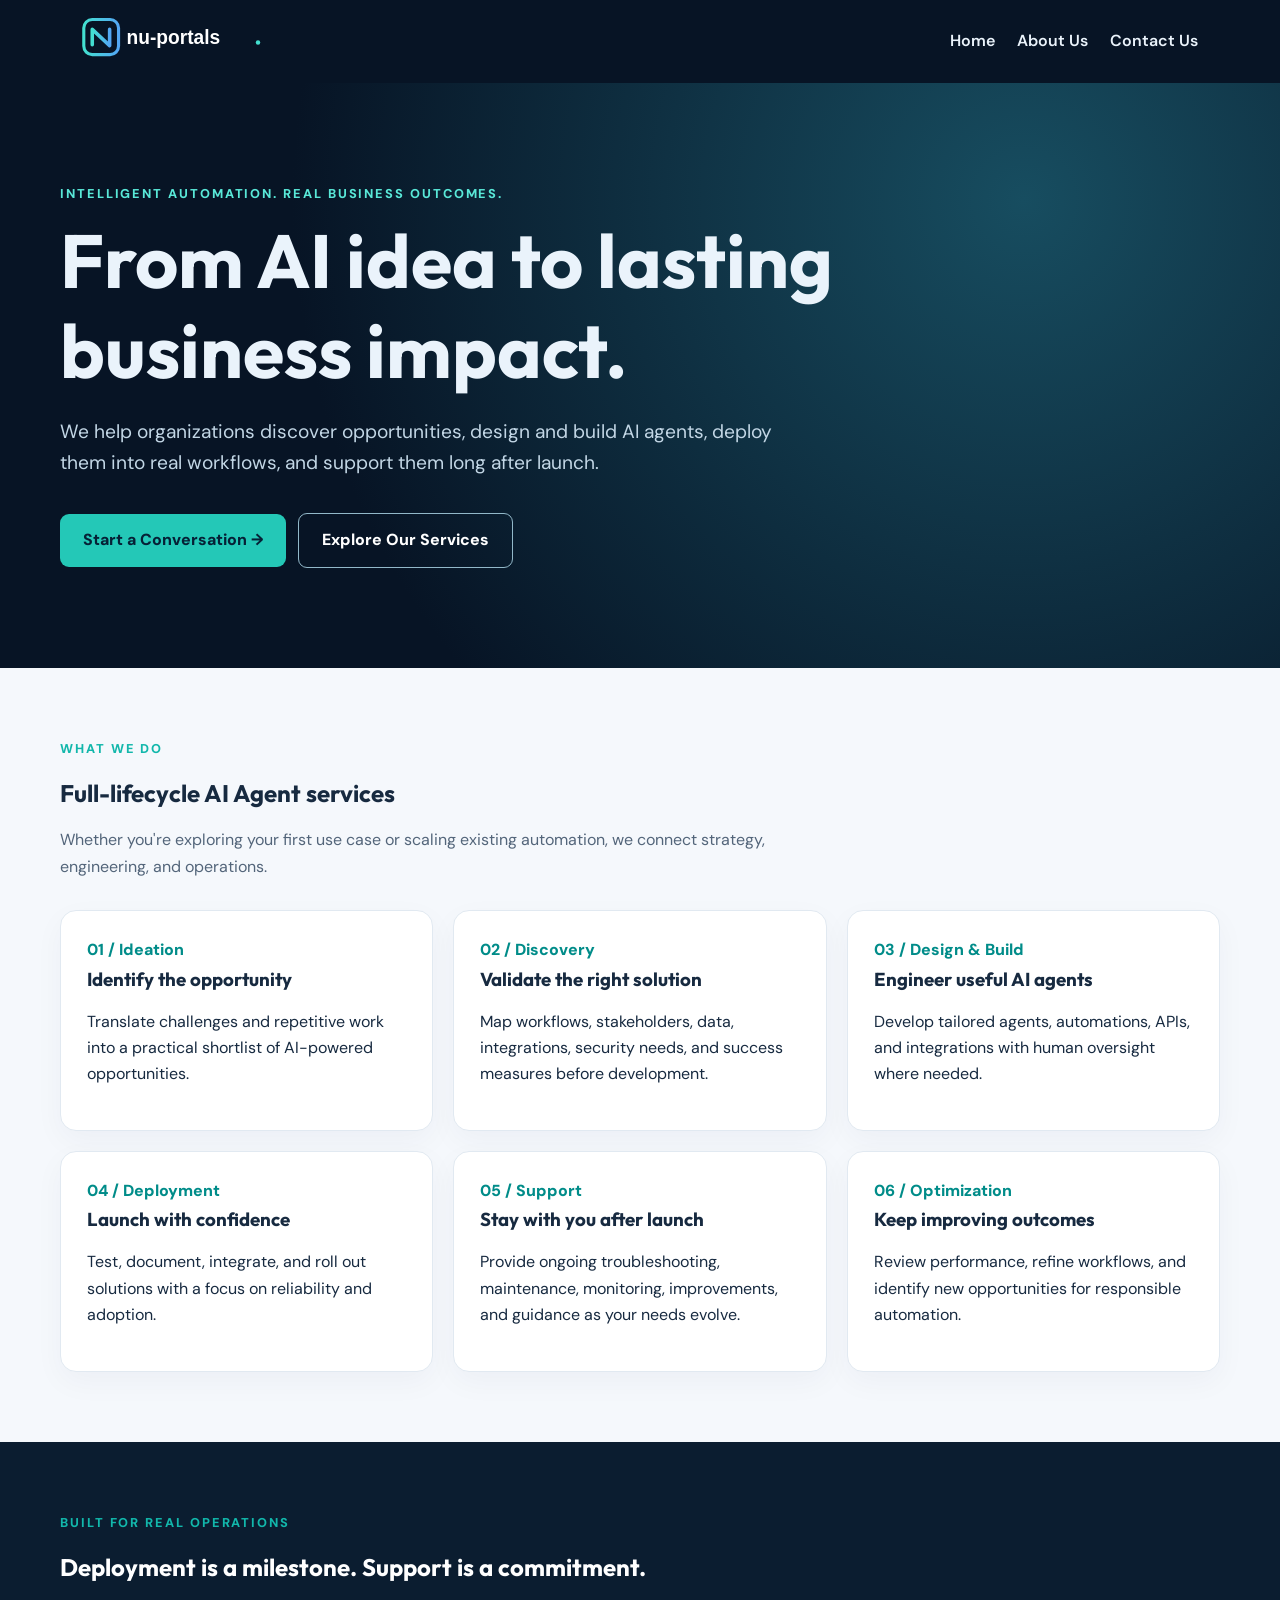
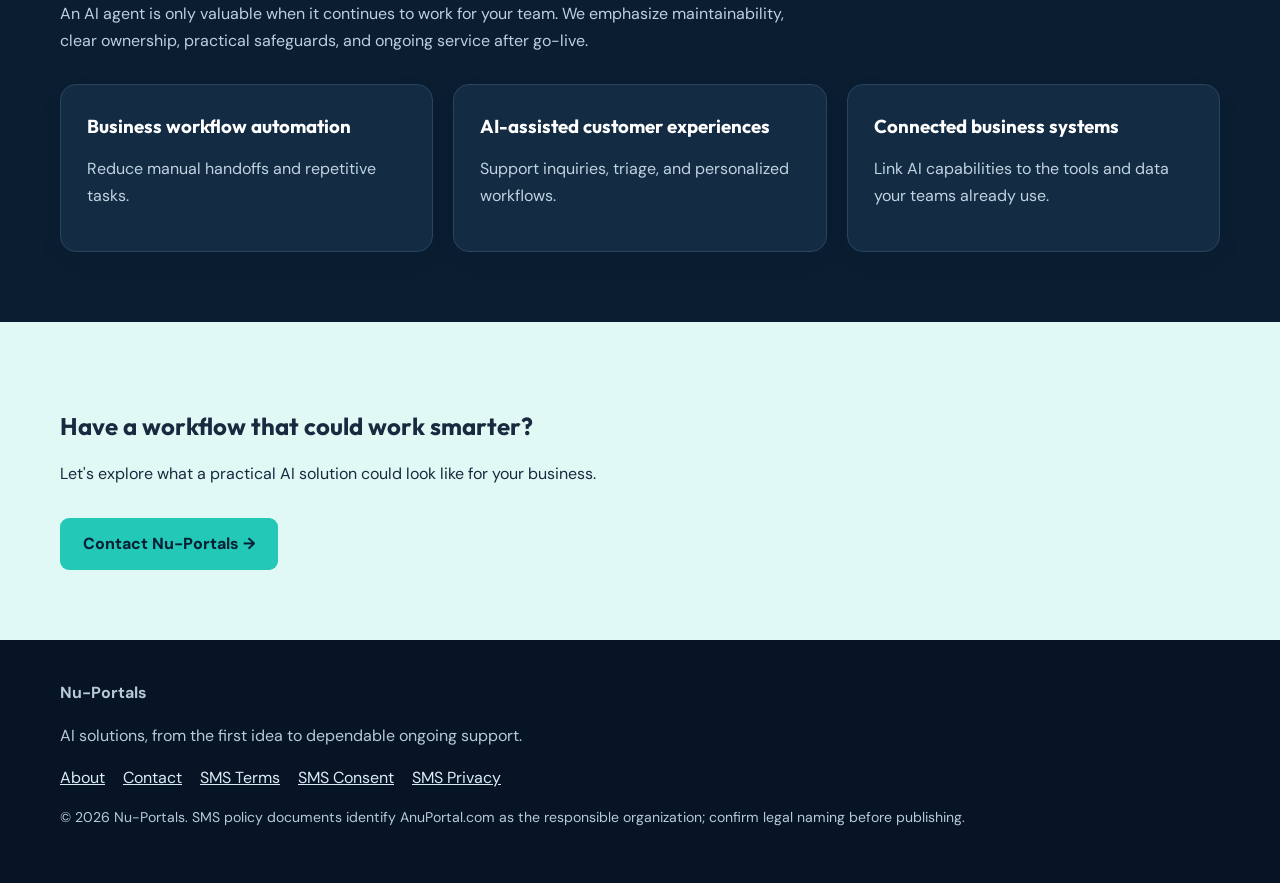
<file: index.html>
<!doctype html><html lang="en"><head><meta charset="utf-8"><meta name="viewport" content="width=device-width, initial-scale=1"><meta name="description" content="Nu-Portals builds, deploys, and supports practical AI agents for businesses."><title>AI Agent Development &amp; Support | Nu-Portals</title><link rel="stylesheet" href="assets/style.css"></head><body><header><nav><a href="index.html" aria-label="Nu-Portals home"><img src="assets/logo.svg" alt="Nu-Portals logo"></a><div class="links"><a href="index.html">Home</a><a href="about.html">About Us</a><a href="contact.html">Contact Us</a></div></nav></header><main><div class="hero"><div class="wrap"><div class="eyebrow">Intelligent automation. Real business outcomes.</div><h1>From AI idea to lasting business impact.</h1><p>We help organizations discover opportunities, design and build AI agents, deploy them into real workflows, and support them long after launch.</p><a class="button" href="contact.html">Start a Conversation →</a><a class="button secondary" href="#services">Explore Our Services</a></div></div><section id="services"><div class="wrap"><div class="eyebrow">What we do</div><h2>Full-lifecycle AI Agent services</h2><p class="intro">Whether you're exploring your first use case or scaling existing automation, we connect strategy, engineering, and operations.</p><div class="grid"><article class="card"><span class="step">01 / Ideation</span><h3>Identify the opportunity</h3><p>Translate challenges and repetitive work into a practical shortlist of AI-powered opportunities.</p></article><article class="card"><span class="step">02 / Discovery</span><h3>Validate the right solution</h3><p>Map workflows, stakeholders, data, integrations, security needs, and success measures before development.</p></article><article class="card"><span class="step">03 / Design & Build</span><h3>Engineer useful AI agents</h3><p>Develop tailored agents, automations, APIs, and integrations with human oversight where needed.</p></article><article class="card"><span class="step">04 / Deployment</span><h3>Launch with confidence</h3><p>Test, document, integrate, and roll out solutions with a focus on reliability and adoption.</p></article><article class="card"><span class="step">05 / Support</span><h3>Stay with you after launch</h3><p>Provide ongoing troubleshooting, maintenance, monitoring, improvements, and guidance as your needs evolve.</p></article><article class="card"><span class="step">06 / Optimization</span><h3>Keep improving outcomes</h3><p>Review performance, refine workflows, and identify new opportunities for responsible automation.</p></article></div></div></section><section class="dark"><div class="wrap"><div class="eyebrow">Built for real operations</div><h2>Deployment is a milestone. Support is a commitment.</h2><p class="intro">An AI agent is only valuable when it continues to work for your team. We emphasize maintainability, clear ownership, practical safeguards, and ongoing service after go-live.</p><div class="grid"><div class="card"><h3>Business workflow automation</h3><p>Reduce manual handoffs and repetitive tasks.</p></div><div class="card"><h3>AI-assisted customer experiences</h3><p>Support inquiries, triage, and personalized workflows.</p></div><div class="card"><h3>Connected business systems</h3><p>Link AI capabilities to the tools and data your teams already use.</p></div></div></div></section><section class="cta"><div class="wrap"><h2>Have a workflow that could work smarter?</h2><p>Let's explore what a practical AI solution could look like for your business.</p><a class="button" href="contact.html">Contact Nu-Portals →</a></div></section></main><footer><div class="wrap"><strong>Nu-Portals</strong><p>AI solutions, from the first idea to dependable ongoing support.</p><div class="footlinks"><a href="about.html">About</a><a href="contact.html">Contact</a><a href="sms-terms.html">SMS Terms</a><a href="sms-consent.html">SMS Consent</a><a href="sms-privacy.html">SMS Privacy</a></div><p class="small">© 2026 Nu-Portals. SMS policy documents identify AnuPortal.com as the responsible organization; confirm legal naming before publishing.</p></div></footer></body></html>
</file>
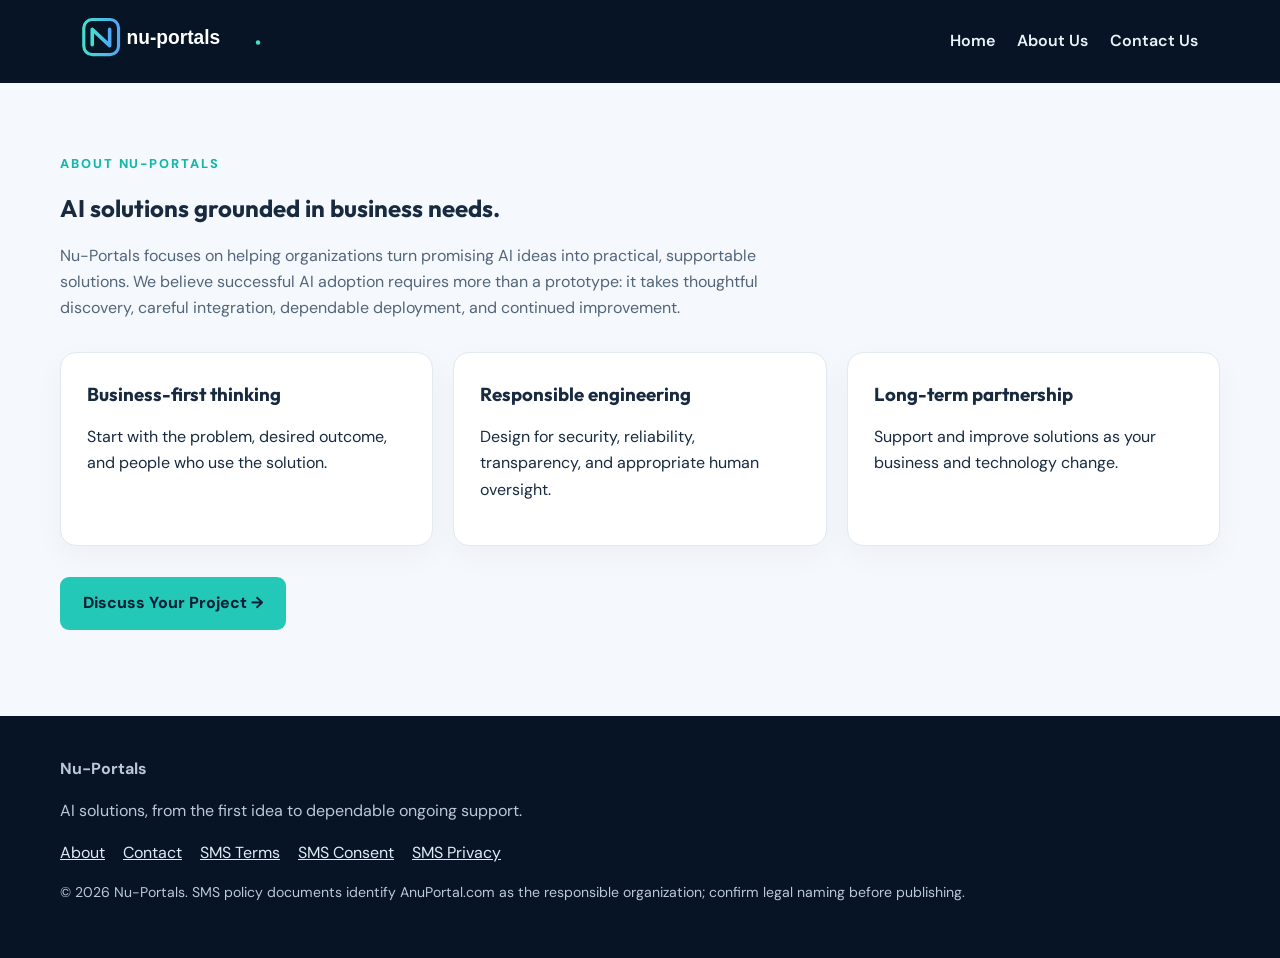
<file: about.html>
<!doctype html><html lang="en"><head><meta charset="utf-8"><meta name="viewport" content="width=device-width, initial-scale=1"><meta name="description" content="Nu-Portals builds, deploys, and supports practical AI agents for businesses."><title>About Us | Nu-Portals</title><link rel="stylesheet" href="assets/style.css"></head><body><header><nav><a href="index.html" aria-label="Nu-Portals home"><img src="assets/logo.svg" alt="Nu-Portals logo"></a><div class="links"><a href="index.html">Home</a><a href="about.html">About Us</a><a href="contact.html">Contact Us</a></div></nav></header><main><section><div class="wrap"><div class="eyebrow">About Nu-Portals</div><h1>AI solutions grounded in business needs.</h1><p class="intro">Nu-Portals focuses on helping organizations turn promising AI ideas into practical, supportable solutions. We believe successful AI adoption requires more than a prototype: it takes thoughtful discovery, careful integration, dependable deployment, and continued improvement.</p><div class="grid"><div class="card"><h3>Business-first thinking</h3><p>Start with the problem, desired outcome, and people who use the solution.</p></div><div class="card"><h3>Responsible engineering</h3><p>Design for security, reliability, transparency, and appropriate human oversight.</p></div><div class="card"><h3>Long-term partnership</h3><p>Support and improve solutions as your business and technology change.</p></div></div><p><a class="button" href="contact.html">Discuss Your Project →</a></p></div></section></main><footer><div class="wrap"><strong>Nu-Portals</strong><p>AI solutions, from the first idea to dependable ongoing support.</p><div class="footlinks"><a href="about.html">About</a><a href="contact.html">Contact</a><a href="sms-terms.html">SMS Terms</a><a href="sms-consent.html">SMS Consent</a><a href="sms-privacy.html">SMS Privacy</a></div><p class="small">© 2026 Nu-Portals. SMS policy documents identify AnuPortal.com as the responsible organization; confirm legal naming before publishing.</p></div></footer></body></html>
</file>
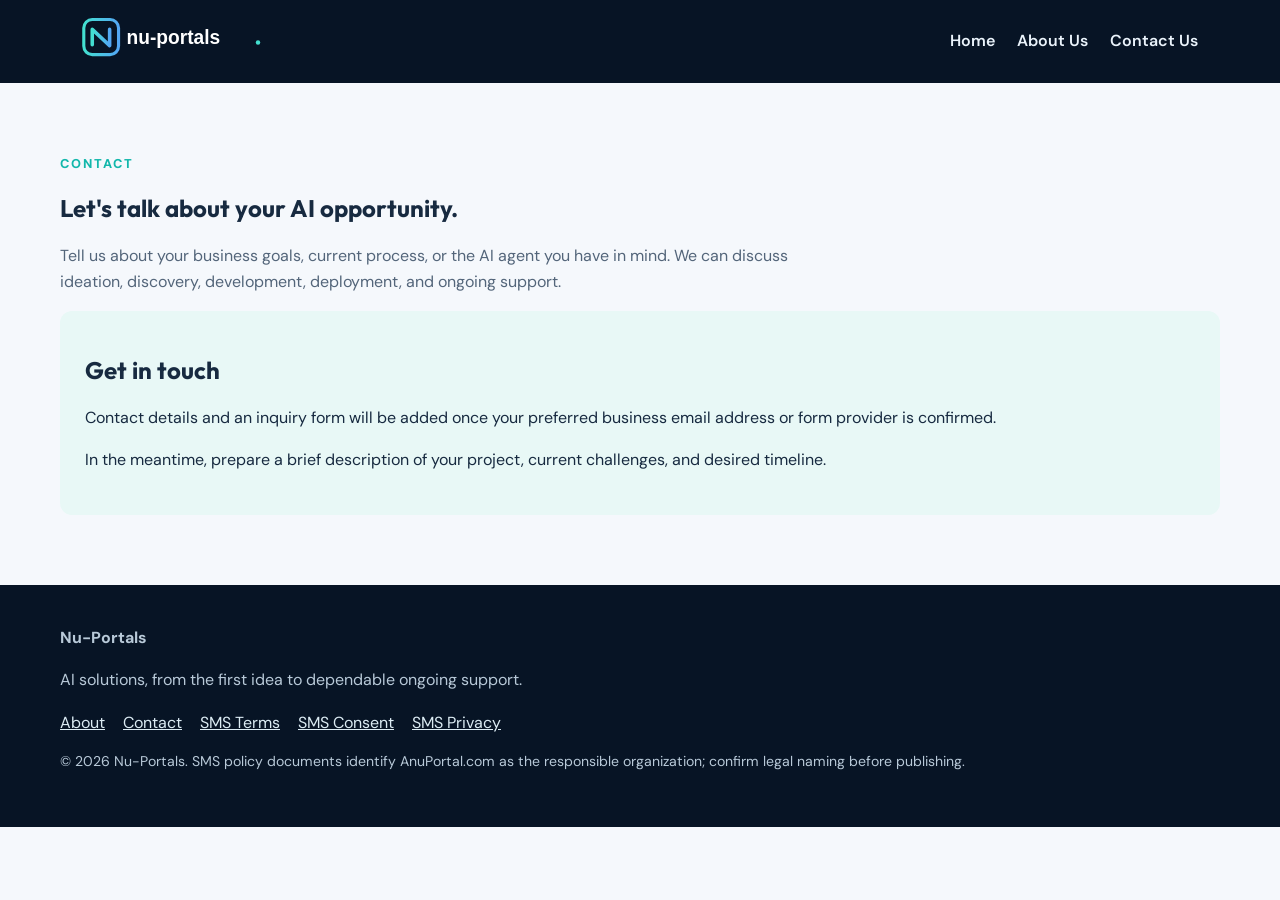
<file: contact.html>
<!doctype html><html lang="en"><head><meta charset="utf-8"><meta name="viewport" content="width=device-width, initial-scale=1"><meta name="description" content="Nu-Portals builds, deploys, and supports practical AI agents for businesses."><title>Contact Us | Nu-Portals</title><link rel="stylesheet" href="assets/style.css"></head><body><header><nav><a href="index.html" aria-label="Nu-Portals home"><img src="assets/logo.svg" alt="Nu-Portals logo"></a><div class="links"><a href="index.html">Home</a><a href="about.html">About Us</a><a href="contact.html">Contact Us</a></div></nav></header><main><section><div class="wrap"><div class="eyebrow">Contact</div><h1>Let's talk about your AI opportunity.</h1><p class="intro">Tell us about your business goals, current process, or the AI agent you have in mind. We can discuss ideation, discovery, development, deployment, and ongoing support.</p><div class="contactbox"><h2>Get in touch</h2><p>Contact details and an inquiry form will be added once your preferred business email address or form provider is confirmed.</p><p>In the meantime, prepare a brief description of your project, current challenges, and desired timeline.</p></div></div></section></main><footer><div class="wrap"><strong>Nu-Portals</strong><p>AI solutions, from the first idea to dependable ongoing support.</p><div class="footlinks"><a href="about.html">About</a><a href="contact.html">Contact</a><a href="sms-terms.html">SMS Terms</a><a href="sms-consent.html">SMS Consent</a><a href="sms-privacy.html">SMS Privacy</a></div><p class="small">© 2026 Nu-Portals. SMS policy documents identify AnuPortal.com as the responsible organization; confirm legal naming before publishing.</p></div></footer></body></html>
</file>
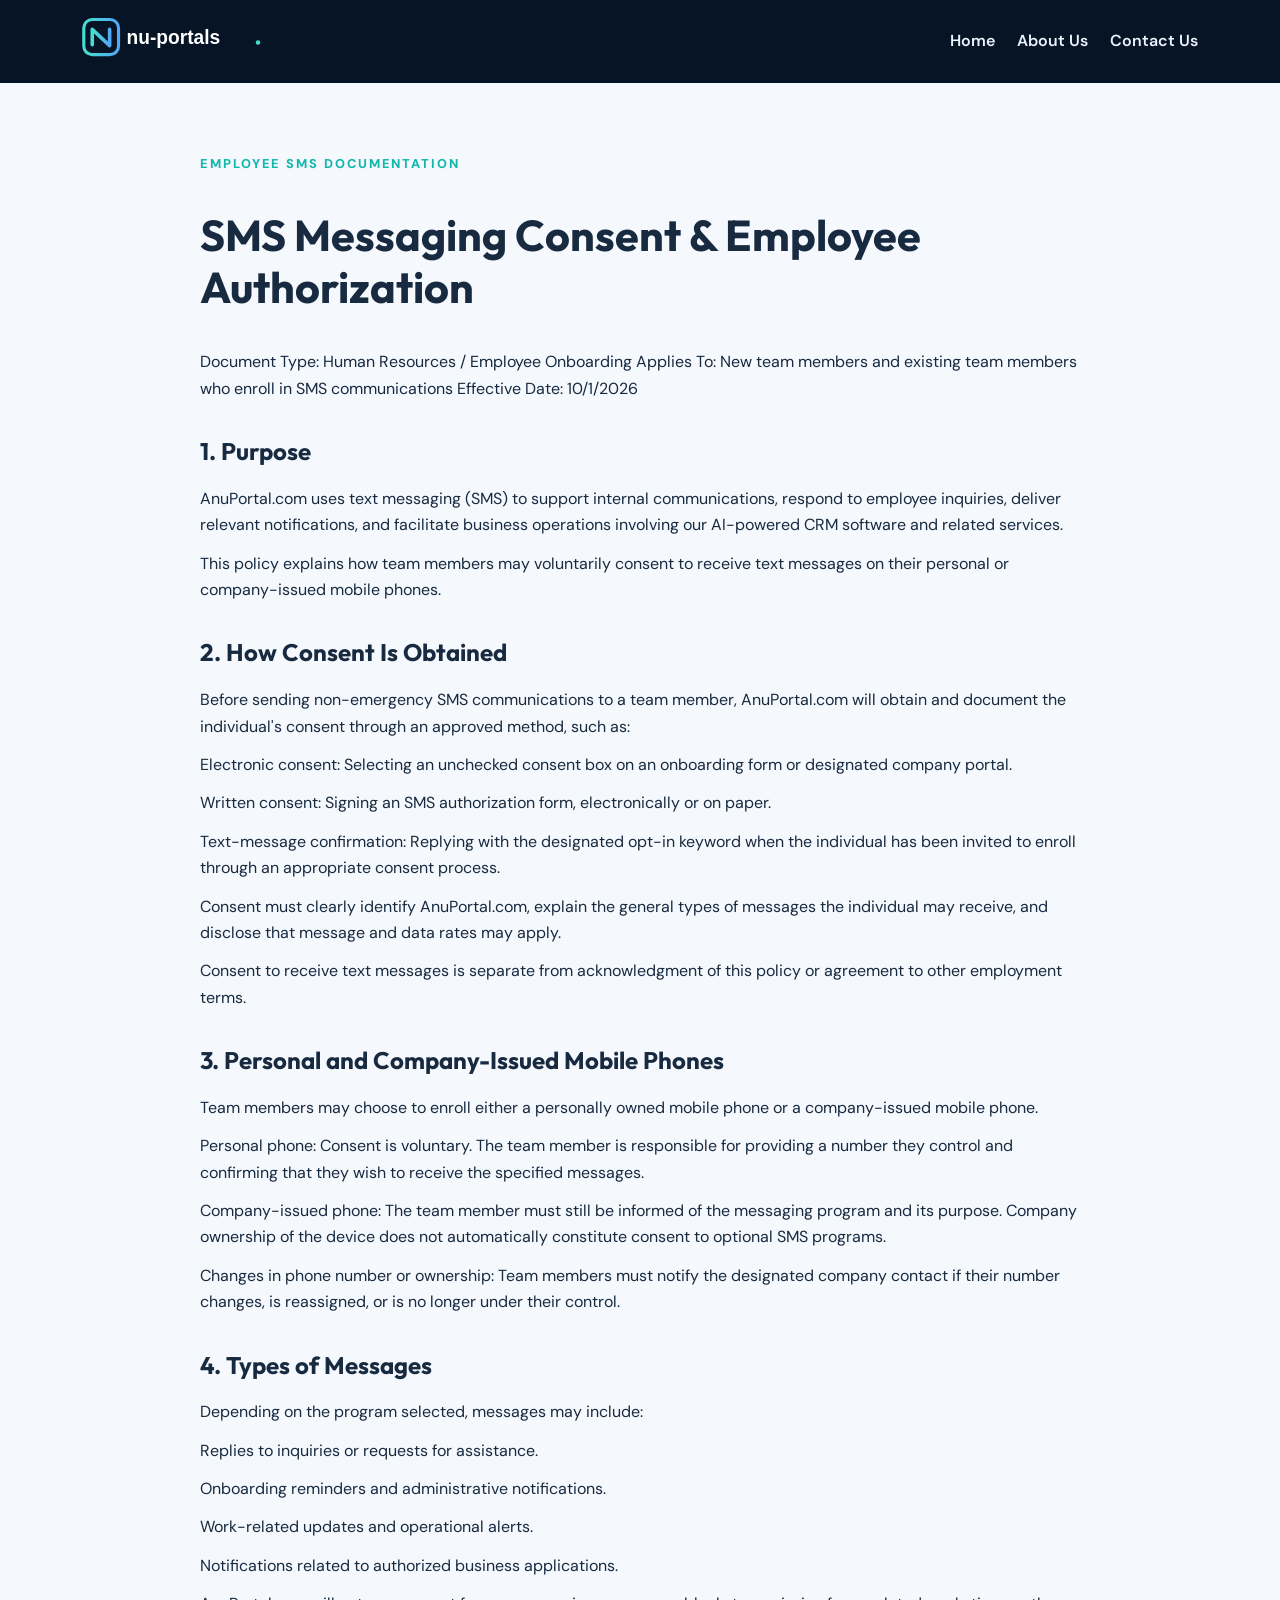
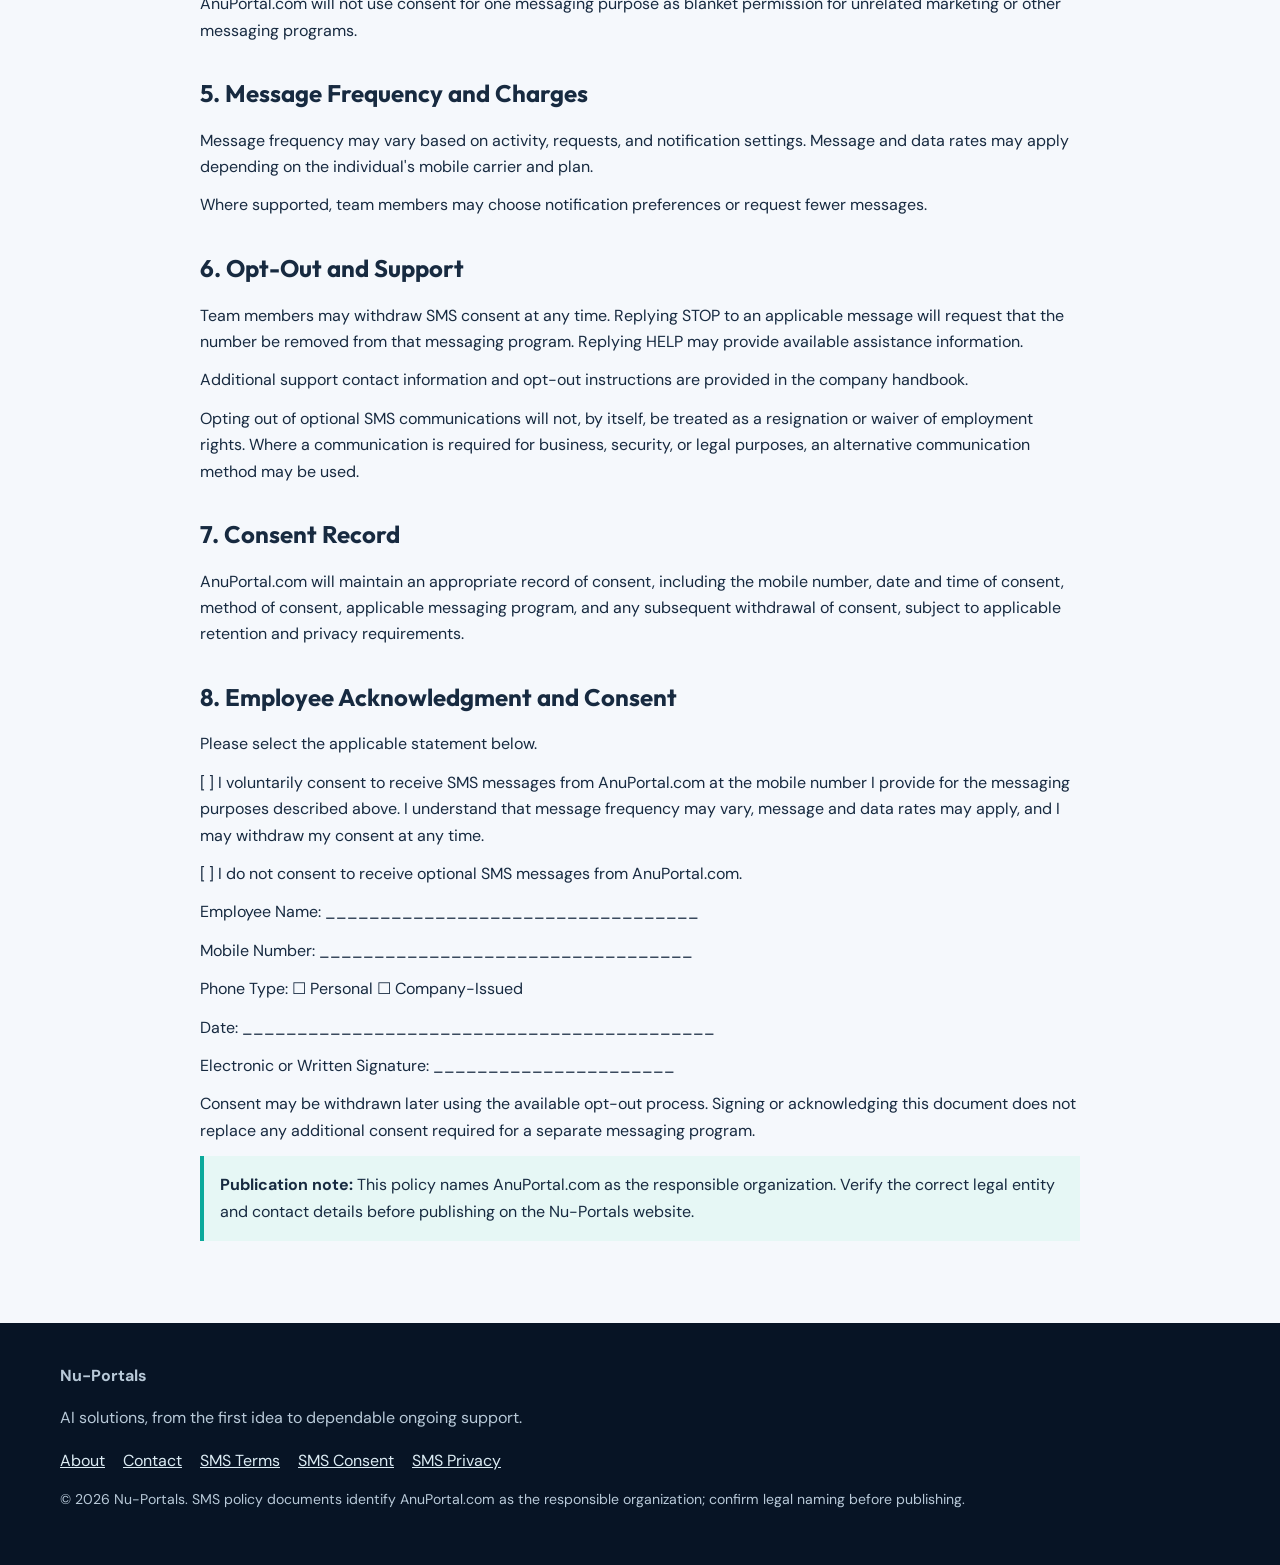
<file: sms-consent.html>
<!doctype html><html lang="en"><head><meta charset="utf-8"><meta name="viewport" content="width=device-width, initial-scale=1"><meta name="description" content="Nu-Portals builds, deploys, and supports practical AI agents for businesses."><title>SMS Messaging Consent &amp; Employee Authorization | Nu-Portals</title><link rel="stylesheet" href="assets/style.css"></head><body><header><nav><a href="index.html" aria-label="Nu-Portals home"><img src="assets/logo.svg" alt="Nu-Portals logo"></a><div class="links"><a href="index.html">Home</a><a href="about.html">About Us</a><a href="contact.html">Contact Us</a></div></nav></header><main><section><div class="legal"><div class="eyebrow">Employee SMS documentation</div><h1>SMS Messaging Consent &amp; Employee Authorization</h1><p>Document Type: Human Resources / Employee Onboarding
Applies To: New team members and existing team members who enroll in SMS communications
Effective Date: 10/1/2026</p><h2>1. Purpose</h2><p>AnuPortal.com uses text messaging (SMS) to support internal communications, respond to employee inquiries, deliver relevant notifications, and facilitate business operations involving our AI-powered CRM software and related services.</p><p>This policy explains how team members may voluntarily consent to receive text messages on their personal or company-issued mobile phones.</p><h2>2. How Consent Is Obtained</h2><p>Before sending non-emergency SMS communications to a team member, AnuPortal.com will obtain and document the individual&#x27;s consent through an approved method, such as:</p><p>Electronic consent: Selecting an unchecked consent box on an onboarding form or designated company portal.</p><p>Written consent: Signing an SMS authorization form, electronically or on paper.</p><p>Text-message confirmation: Replying with the designated opt-in keyword when the individual has been invited to enroll through an appropriate consent process.</p><p>Consent must clearly identify AnuPortal.com, explain the general types of messages the individual may receive, and disclose that message and data rates may apply.</p><p>Consent to receive text messages is separate from acknowledgment of this policy or agreement to other employment terms.</p><h2>3. Personal and Company-Issued Mobile Phones</h2><p>Team members may choose to enroll either a personally owned mobile phone or a company-issued mobile phone.</p><p>Personal phone: Consent is voluntary. The team member is responsible for providing a number they control and confirming that they wish to receive the specified messages.</p><p>Company-issued phone: The team member must still be informed of the messaging program and its purpose. Company ownership of the device does not automatically constitute consent to optional SMS programs.</p><p>Changes in phone number or ownership: Team members must notify the designated company contact if their number changes, is reassigned, or is no longer under their control.</p><h2>4. Types of Messages</h2><p>Depending on the program selected, messages may include:</p><p>Replies to inquiries or requests for assistance.</p><p>Onboarding reminders and administrative notifications.</p><p>Work-related updates and operational alerts.</p><p>Notifications related to authorized business applications.</p><p>AnuPortal.com will not use consent for one messaging purpose as blanket permission for unrelated marketing or other messaging programs.</p><h2>5. Message Frequency and Charges</h2><p>Message frequency may vary based on activity, requests, and notification settings. Message and data rates may apply depending on the individual&#x27;s mobile carrier and plan.</p><p>Where supported, team members may choose notification preferences or request fewer messages.</p><h2>6. Opt-Out and Support</h2><p>Team members may withdraw SMS consent at any time. Replying STOP to an applicable message will request that the number be removed from that messaging program. Replying HELP may provide available assistance information.</p><p>Additional support contact information and opt-out instructions are provided in the company handbook.</p><p>Opting out of optional SMS communications will not, by itself, be treated as a resignation or waiver of employment rights. Where a communication is required for business, security, or legal purposes, an alternative communication method may be used.</p><h2>7. Consent Record</h2><p>AnuPortal.com will maintain an appropriate record of consent, including the mobile number, date and time of consent, method of consent, applicable messaging program, and any subsequent withdrawal of consent, subject to applicable retention and privacy requirements.</p><h2>8. Employee Acknowledgment and Consent</h2><p>Please select the applicable statement below.</p><p>[ ] I voluntarily consent to receive SMS messages from AnuPortal.com at the mobile number I provide for the messaging purposes described above. I understand that message frequency may vary, message and data rates may apply, and I may withdraw my consent at any time.</p><p>[ ] I do not consent to receive optional SMS messages from AnuPortal.com.</p><p class="signature">Employee Name: __________________________________</p><p class="signature">Mobile Number: __________________________________</p><p class="signature">Phone Type: ☐ Personal ☐ Company-Issued</p><p class="signature">Date: ___________________________________________</p><p class="signature">Electronic or Written Signature: ______________________</p><p>Consent may be withdrawn later using the available opt-out process. Signing or acknowledging this document does not replace any additional consent required for a separate messaging program.</p><p class="notice"><strong>Publication note:</strong> This policy names AnuPortal.com as the responsible organization. Verify the correct legal entity and contact details before publishing on the Nu-Portals website.</p></div></section></main><footer><div class="wrap"><strong>Nu-Portals</strong><p>AI solutions, from the first idea to dependable ongoing support.</p><div class="footlinks"><a href="about.html">About</a><a href="contact.html">Contact</a><a href="sms-terms.html">SMS Terms</a><a href="sms-consent.html">SMS Consent</a><a href="sms-privacy.html">SMS Privacy</a></div><p class="small">© 2026 Nu-Portals. SMS policy documents identify AnuPortal.com as the responsible organization; confirm legal naming before publishing.</p></div></footer></body></html>
</file>
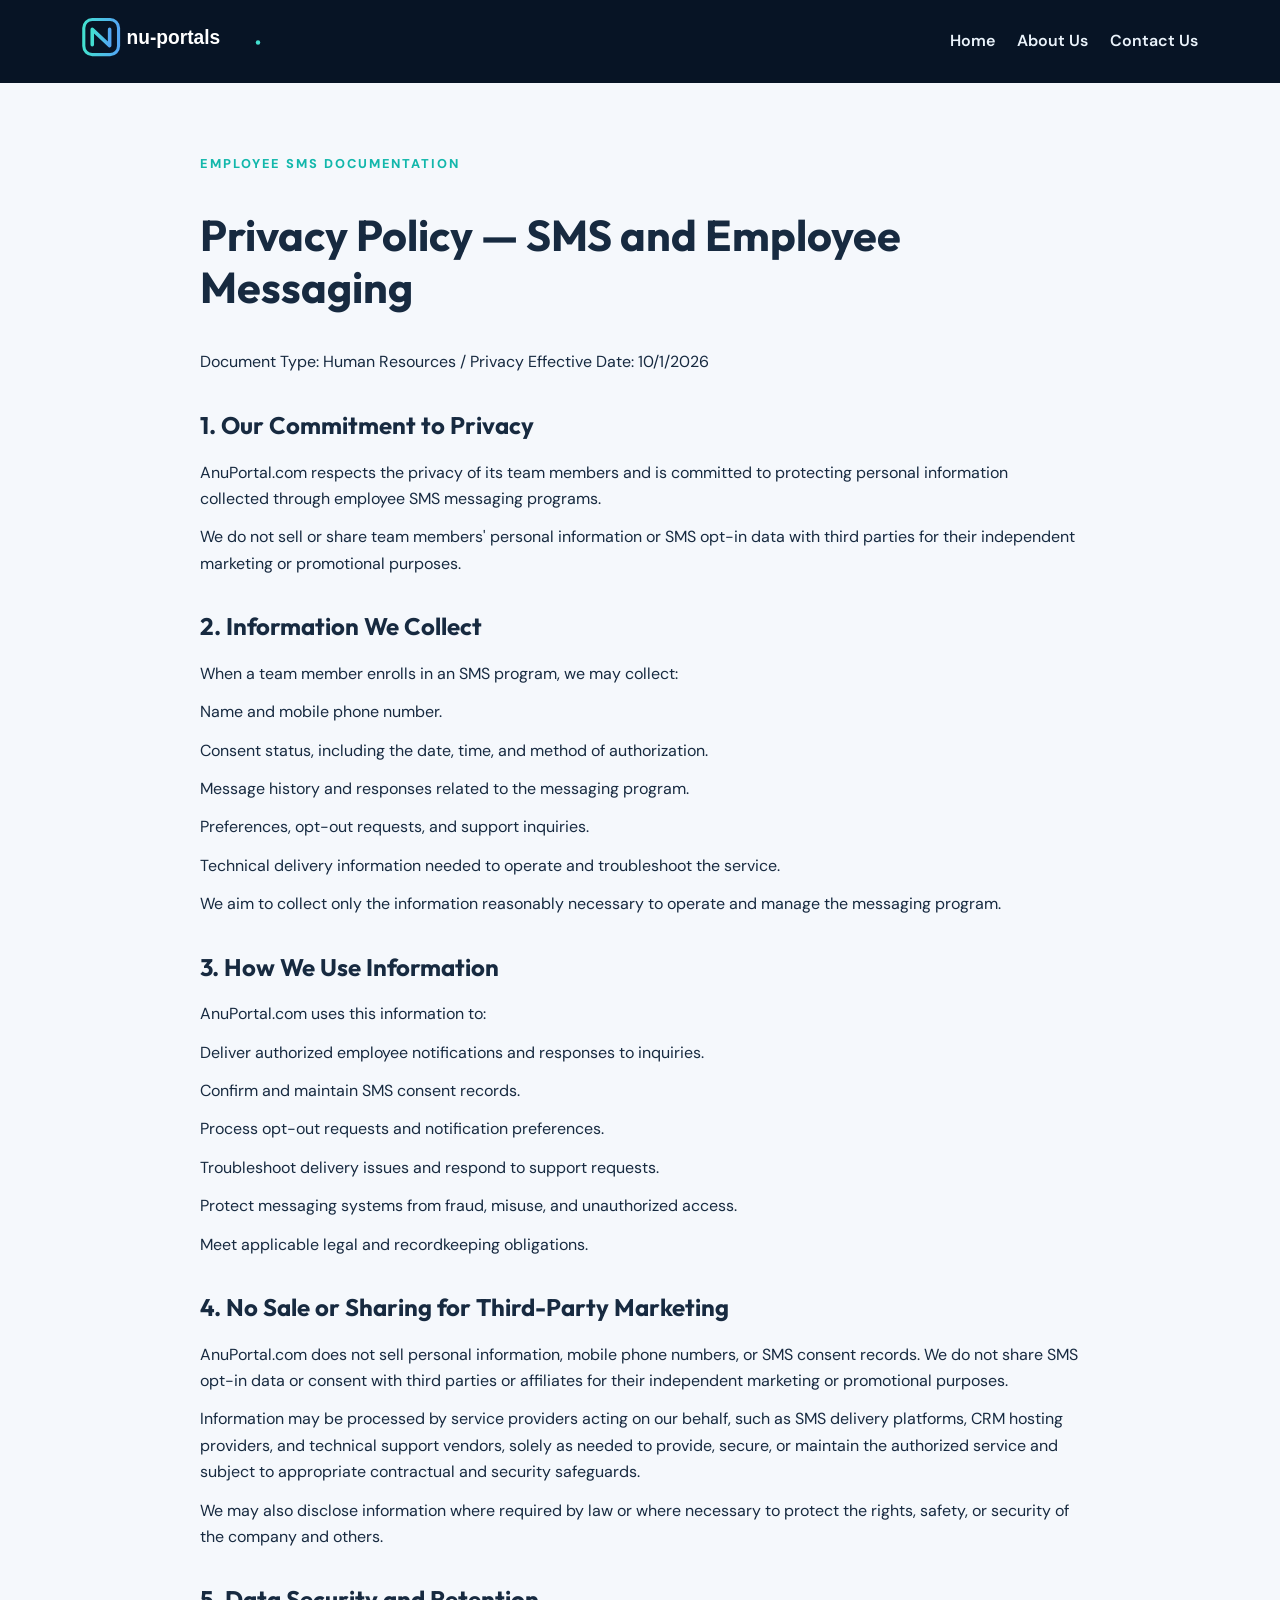
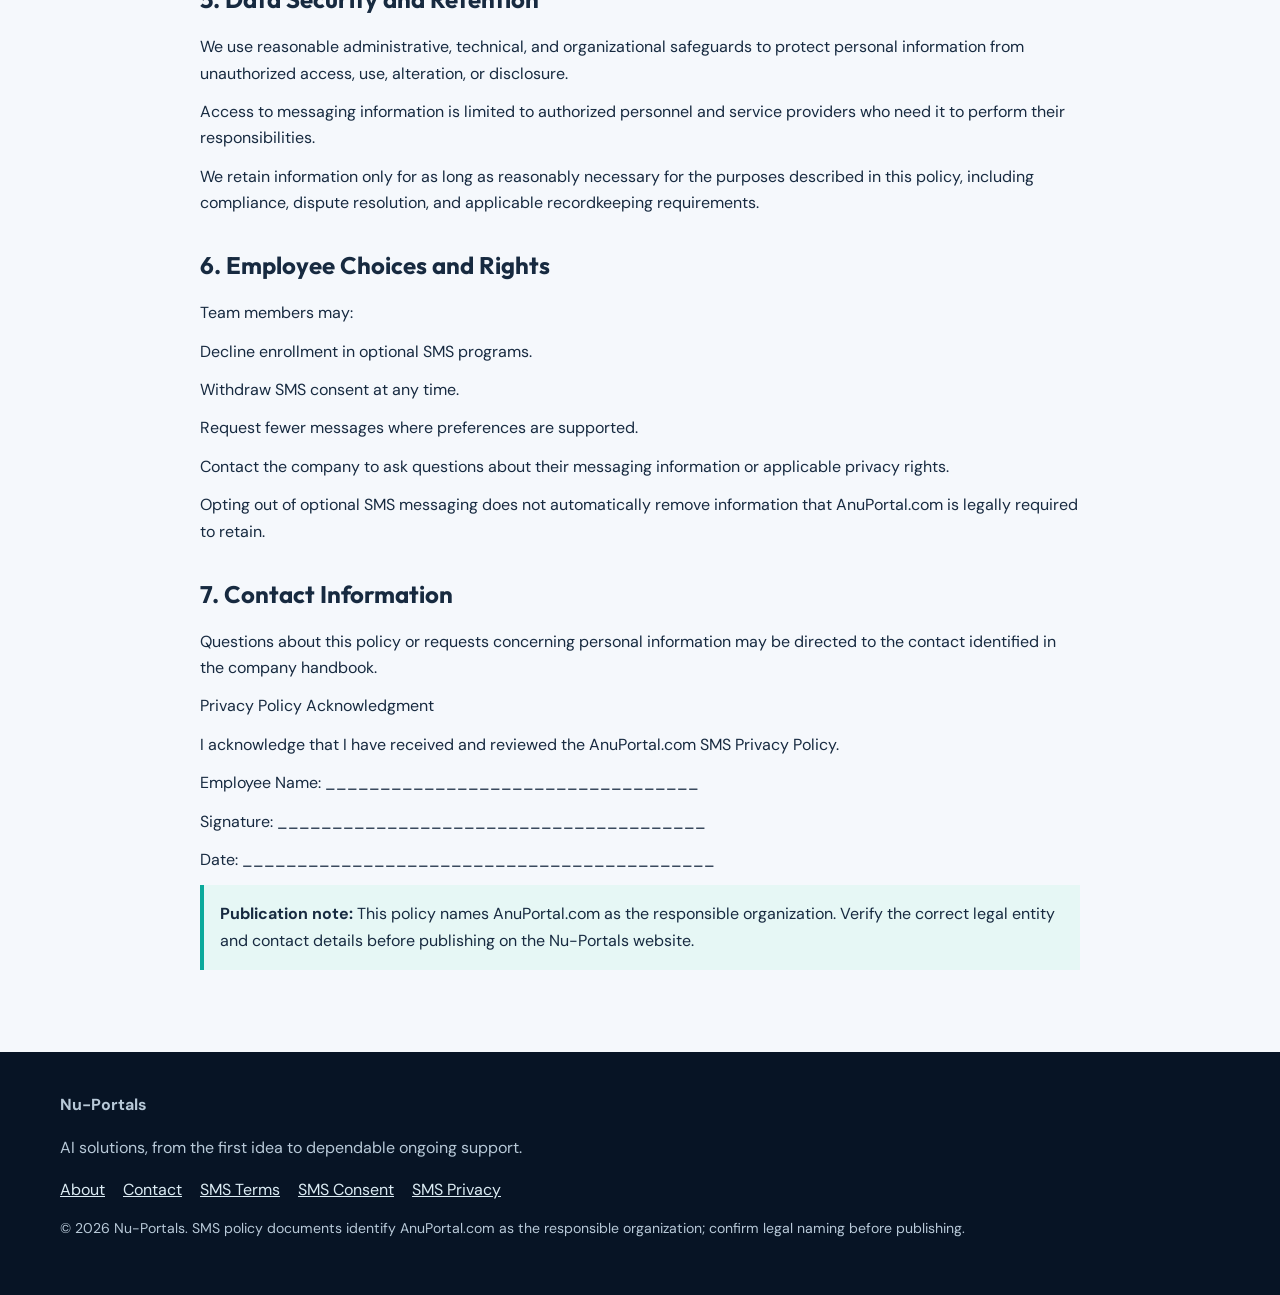
<file: sms-privacy.html>
<!doctype html><html lang="en"><head><meta charset="utf-8"><meta name="viewport" content="width=device-width, initial-scale=1"><meta name="description" content="Nu-Portals builds, deploys, and supports practical AI agents for businesses."><title>Privacy Policy — SMS and Employee Messaging | Nu-Portals</title><link rel="stylesheet" href="assets/style.css"></head><body><header><nav><a href="index.html" aria-label="Nu-Portals home"><img src="assets/logo.svg" alt="Nu-Portals logo"></a><div class="links"><a href="index.html">Home</a><a href="about.html">About Us</a><a href="contact.html">Contact Us</a></div></nav></header><main><section><div class="legal"><div class="eyebrow">Employee SMS documentation</div><h1>Privacy Policy — SMS and Employee Messaging</h1><p>Document Type: Human Resources / Privacy
Effective Date: 10/1/2026</p><h2>1. Our Commitment to Privacy</h2><p>AnuPortal.com respects the privacy of its team members and is committed to protecting personal information collected through employee SMS messaging programs.</p><p>We do not sell or share team members&#x27; personal information or SMS opt-in data with third parties for their independent marketing or promotional purposes.</p><h2>2. Information We Collect</h2><p>When a team member enrolls in an SMS program, we may collect:</p><p>Name and mobile phone number.</p><p>Consent status, including the date, time, and method of authorization.</p><p>Message history and responses related to the messaging program.</p><p>Preferences, opt-out requests, and support inquiries.</p><p>Technical delivery information needed to operate and troubleshoot the service.</p><p>We aim to collect only the information reasonably necessary to operate and manage the messaging program.</p><h2>3. How We Use Information</h2><p>AnuPortal.com uses this information to:</p><p>Deliver authorized employee notifications and responses to inquiries.</p><p>Confirm and maintain SMS consent records.</p><p>Process opt-out requests and notification preferences.</p><p>Troubleshoot delivery issues and respond to support requests.</p><p>Protect messaging systems from fraud, misuse, and unauthorized access.</p><p>Meet applicable legal and recordkeeping obligations.</p><h2>4. No Sale or Sharing for Third-Party Marketing</h2><p>AnuPortal.com does not sell personal information, mobile phone numbers, or SMS consent records. We do not share SMS opt-in data or consent with third parties or affiliates for their independent marketing or promotional purposes.</p><p>Information may be processed by service providers acting on our behalf, such as SMS delivery platforms, CRM hosting providers, and technical support vendors, solely as needed to provide, secure, or maintain the authorized service and subject to appropriate contractual and security safeguards.</p><p>We may also disclose information where required by law or where necessary to protect the rights, safety, or security of the company and others.</p><h2>5. Data Security and Retention</h2><p>We use reasonable administrative, technical, and organizational safeguards to protect personal information from unauthorized access, use, alteration, or disclosure.</p><p>Access to messaging information is limited to authorized personnel and service providers who need it to perform their responsibilities.</p><p>We retain information only for as long as reasonably necessary for the purposes described in this policy, including compliance, dispute resolution, and applicable recordkeeping requirements.</p><h2>6. Employee Choices and Rights</h2><p>Team members may:</p><p>Decline enrollment in optional SMS programs.</p><p>Withdraw SMS consent at any time.</p><p>Request fewer messages where preferences are supported.</p><p>Contact the company to ask questions about their messaging information or applicable privacy rights.</p><p>Opting out of optional SMS messaging does not automatically remove information that AnuPortal.com is legally required to retain.</p><h2>7. Contact Information</h2><p>Questions about this policy or requests concerning personal information may be directed to the contact identified in the company handbook.</p><p>Privacy Policy Acknowledgment</p><p>I acknowledge that I have received and reviewed the AnuPortal.com SMS Privacy Policy.</p><p class="signature">Employee Name: __________________________________</p><p class="signature">Signature: _______________________________________</p><p class="signature">Date: ___________________________________________</p><p class="notice"><strong>Publication note:</strong> This policy names AnuPortal.com as the responsible organization. Verify the correct legal entity and contact details before publishing on the Nu-Portals website.</p></div></section></main><footer><div class="wrap"><strong>Nu-Portals</strong><p>AI solutions, from the first idea to dependable ongoing support.</p><div class="footlinks"><a href="about.html">About</a><a href="contact.html">Contact</a><a href="sms-terms.html">SMS Terms</a><a href="sms-consent.html">SMS Consent</a><a href="sms-privacy.html">SMS Privacy</a></div><p class="small">© 2026 Nu-Portals. SMS policy documents identify AnuPortal.com as the responsible organization; confirm legal naming before publishing.</p></div></footer></body></html>
</file>
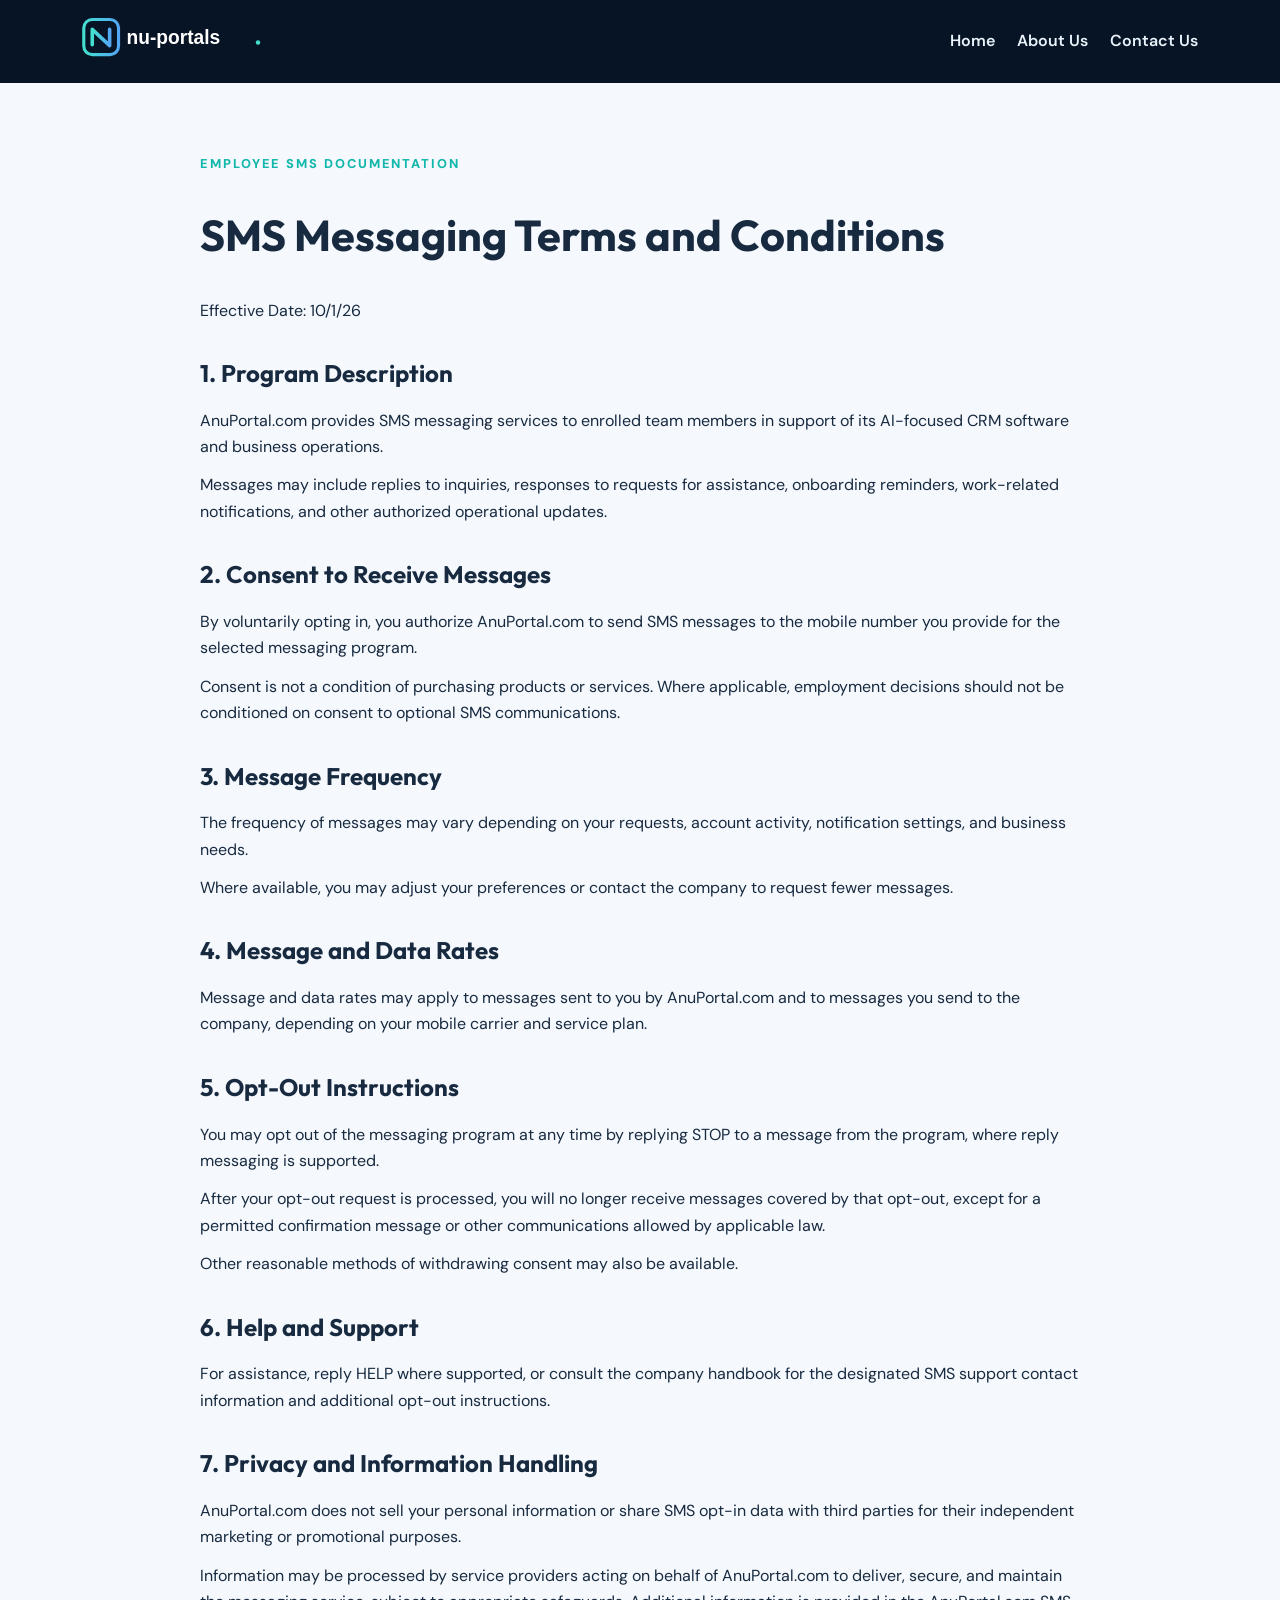
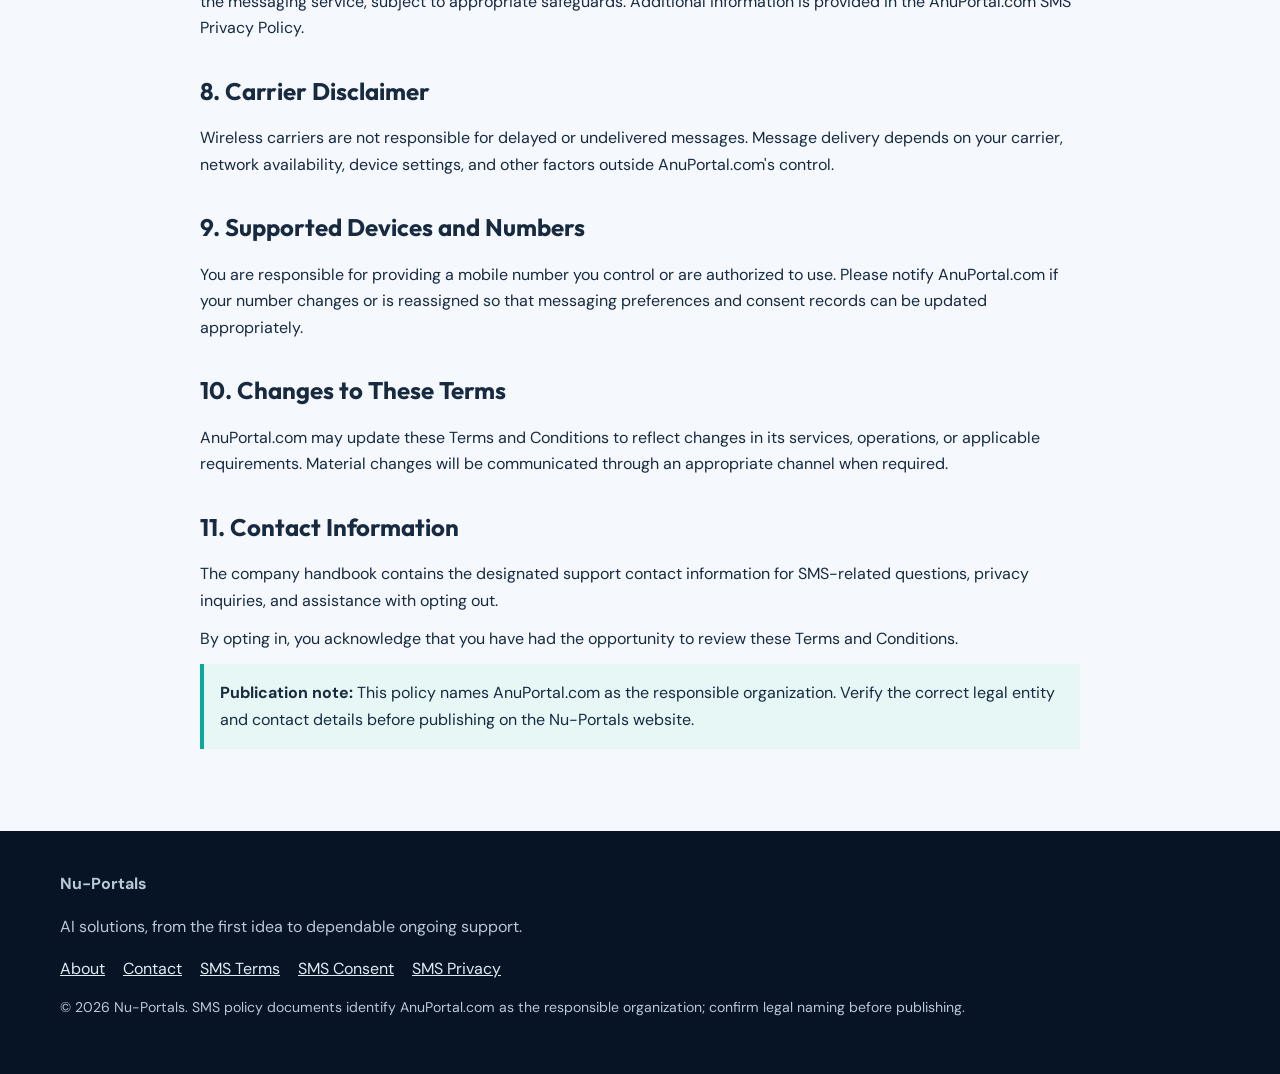
<file: sms-terms.html>
<!doctype html><html lang="en"><head><meta charset="utf-8"><meta name="viewport" content="width=device-width, initial-scale=1"><meta name="description" content="Nu-Portals builds, deploys, and supports practical AI agents for businesses."><title>SMS Messaging Terms and Conditions | Nu-Portals</title><link rel="stylesheet" href="assets/style.css"></head><body><header><nav><a href="index.html" aria-label="Nu-Portals home"><img src="assets/logo.svg" alt="Nu-Portals logo"></a><div class="links"><a href="index.html">Home</a><a href="about.html">About Us</a><a href="contact.html">Contact Us</a></div></nav></header><main><section><div class="legal"><div class="eyebrow">Employee SMS documentation</div><h1>SMS Messaging Terms and Conditions</h1><p>Effective Date: 10/1/26</p><h2>1. Program Description</h2><p>AnuPortal.com provides SMS messaging services to enrolled team members in support of its AI-focused CRM software and business operations.</p><p>Messages may include replies to inquiries, responses to requests for assistance, onboarding reminders, work-related notifications, and other authorized operational updates.</p><h2>2. Consent to Receive Messages</h2><p>By voluntarily opting in, you authorize AnuPortal.com to send SMS messages to the mobile number you provide for the selected messaging program.</p><p>Consent is not a condition of purchasing products or services. Where applicable, employment decisions should not be conditioned on consent to optional SMS communications.</p><h2>3. Message Frequency</h2><p>The frequency of messages may vary depending on your requests, account activity, notification settings, and business needs.</p><p>Where available, you may adjust your preferences or contact the company to request fewer messages.</p><h2>4. Message and Data Rates</h2><p>Message and data rates may apply to messages sent to you by AnuPortal.com and to messages you send to the company, depending on your mobile carrier and service plan.</p><h2>5. Opt-Out Instructions</h2><p>You may opt out of the messaging program at any time by replying STOP to a message from the program, where reply messaging is supported.</p><p>After your opt-out request is processed, you will no longer receive messages covered by that opt-out, except for a permitted confirmation message or other communications allowed by applicable law.</p><p>Other reasonable methods of withdrawing consent may also be available.</p><h2>6. Help and Support</h2><p>For assistance, reply HELP where supported, or consult the company handbook for the designated SMS support contact information and additional opt-out instructions.</p><h2>7. Privacy and Information Handling</h2><p>AnuPortal.com does not sell your personal information or share SMS opt-in data with third parties for their independent marketing or promotional purposes.</p><p>Information may be processed by service providers acting on behalf of AnuPortal.com to deliver, secure, and maintain the messaging service, subject to appropriate safeguards. Additional information is provided in the AnuPortal.com SMS Privacy Policy.</p><h2>8. Carrier Disclaimer</h2><p>Wireless carriers are not responsible for delayed or undelivered messages. Message delivery depends on your carrier, network availability, device settings, and other factors outside AnuPortal.com&#x27;s control.</p><h2>9. Supported Devices and Numbers</h2><p>You are responsible for providing a mobile number you control or are authorized to use. Please notify AnuPortal.com if your number changes or is reassigned so that messaging preferences and consent records can be updated appropriately.</p><h2>10. Changes to These Terms</h2><p>AnuPortal.com may update these Terms and Conditions to reflect changes in its services, operations, or applicable requirements. Material changes will be communicated through an appropriate channel when required.</p><h2>11. Contact Information</h2><p>The company handbook contains the designated support contact information for SMS-related questions, privacy inquiries, and assistance with opting out.</p><p>By opting in, you acknowledge that you have had the opportunity to review these Terms and Conditions.</p><p class="notice"><strong>Publication note:</strong> This policy names AnuPortal.com as the responsible organization. Verify the correct legal entity and contact details before publishing on the Nu-Portals website.</p></div></section></main><footer><div class="wrap"><strong>Nu-Portals</strong><p>AI solutions, from the first idea to dependable ongoing support.</p><div class="footlinks"><a href="about.html">About</a><a href="contact.html">Contact</a><a href="sms-terms.html">SMS Terms</a><a href="sms-consent.html">SMS Consent</a><a href="sms-privacy.html">SMS Privacy</a></div><p class="small">© 2026 Nu-Portals. SMS policy documents identify AnuPortal.com as the responsible organization; confirm legal naming before publishing.</p></div></footer></body></html>
</file>
<file: assets/style.css>
@import url('https://fonts.googleapis.com/css2?family=DM+Sans:wght@400;500;600;700&family=Outfit:wght@400;500;600;700;800&display=swap');:root{--bg:#071425;--surface:#10243b;--accent:#42d6c4;--text:#eaf3fb;--muted:#adc0d2}*{box-sizing:border-box}body{margin:0;font-family:'DM Sans',Arial,sans-serif;background:#f5f8fc;color:#172a40;line-height:1.65}h1,h2,h3{font-family:Outfit,Arial,sans-serif;line-height:1.2}a{color:#087d86}header{background:var(--bg);color:white;position:sticky;top:0;z-index:10}nav{max-width:1160px;margin:auto;display:flex;align-items:center;justify-content:space-between;gap:20px;padding:15px 22px}nav img{width:205px;max-width:100%}.links{display:flex;flex-wrap:wrap;gap:22px}.links a{color:#eaf3fb;text-decoration:none;font-weight:600}.links a:hover{color:var(--accent)}.hero{background:radial-gradient(circle at 80% 20%,#174d60,#071425 65%);color:var(--text);padding:100px 22px}.wrap{max-width:1160px;margin:auto}.hero h1{font-size:clamp(2.6rem,6vw,4.7rem);max-width:850px;margin:12px 0}.hero p{max-width:730px;color:#c2d6e5;font-size:1.2rem}.eyebrow{color:#12b7ab;font-weight:800;letter-spacing:.15em;text-transform:uppercase;font-size:.8rem}.hero .eyebrow{color:#59e8d8}.button{display:inline-block;padding:13px 23px;background:#24c8b7;color:#062136;text-decoration:none;border-radius:9px;font-weight:800;margin:15px 12px 0 0}.button.secondary{background:transparent;border:1px solid #92b8c9;color:white}section{padding:70px 22px}.intro{max-width:730px;color:#53657a}.grid{display:grid;grid-template-columns:repeat(3,minmax(0,1fr));gap:20px;margin-top:30px}.card{background:white;border:1px solid #e1e9f1;border-radius:16px;padding:26px;box-shadow:0 10px 30px #0c23400a}.card h3{margin-top:4px}.step{color:#008c89;font-weight:800}.dark{background:#0b1d30;color:white}.dark .intro{color:#bdd0df}.dark .card{background:#132b43;border-color:#27465e;color:white}.dark .card p{color:#c1d3e0}.cta{background:#e0f9f4}.legal{max-width:880px;margin:auto}.legal h1{font-size:2.7rem}.legal h2{margin-top:35px}.legal p{margin:12px 0}.legal ul{padding-left:25px}.legal .notice{padding:16px;border-left:4px solid #0ba99b;background:#e6f7f5}.signature{white-space:pre-line}footer{background:#071425;color:#b8c9d8;padding:40px 22px}footer a{color:#dcecf4}footer .footlinks{display:flex;flex-wrap:wrap;gap:18px;margin-top:15px}.small{font-size:.88rem}.contactbox{background:#e8f8f6;padding:25px;border-radius:12px}@media(max-width:750px){nav{align-items:flex-start;flex-direction:column}.links{gap:13px;font-size:.9rem}.grid{grid-template-columns:1fr}.hero{padding:65px 22px}section{padding:45px 22px}}
</file>
